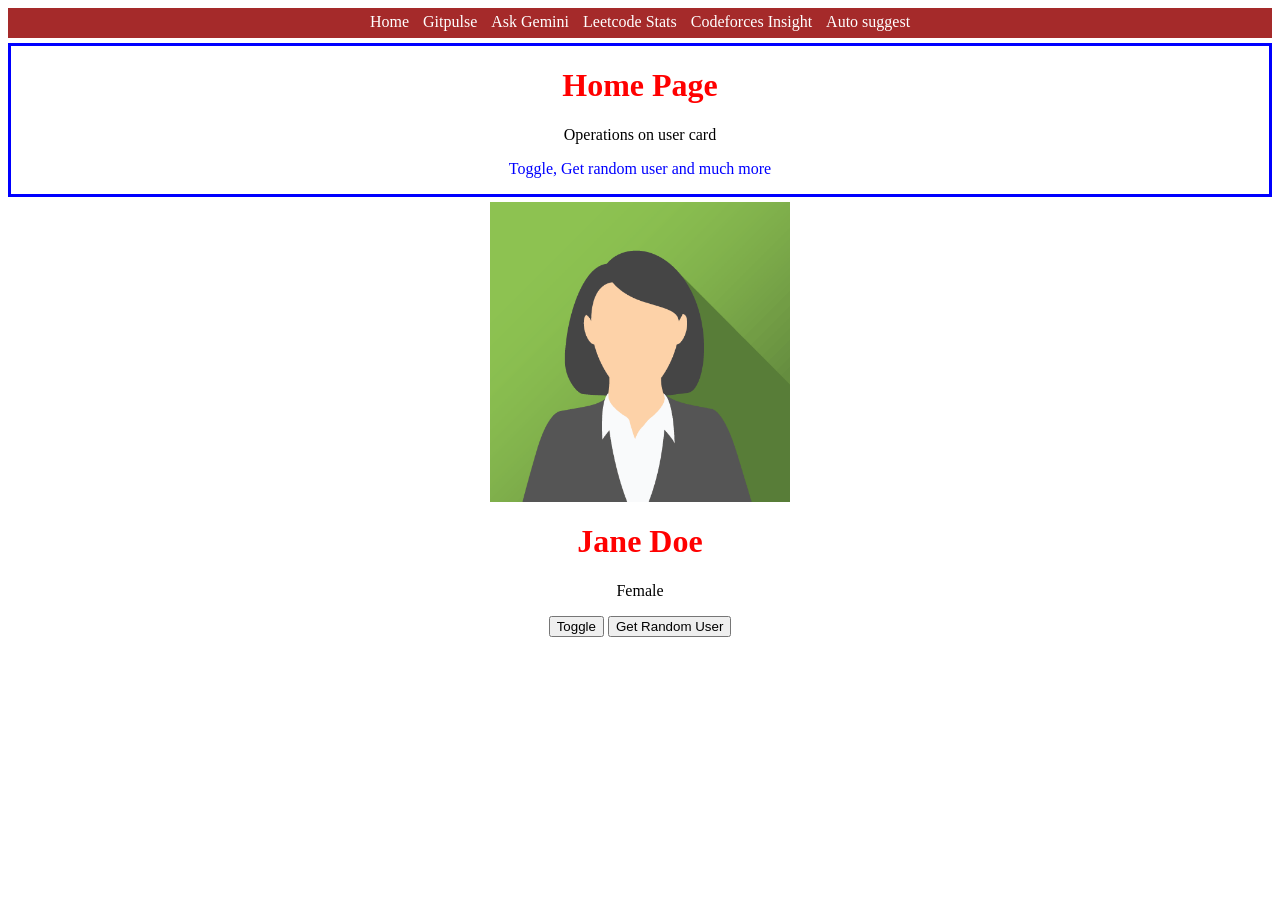
<file: frontend/index.html>
<!DOCTYPE html>
<html lang="en">
<head>
  <meta charset="UTF-8">
  <meta name="viewport" content="width=device-width, initial-scale=1.0">
  <title>Document</title>
  <link rel="stylesheet" href="index.css">
</head>
<body>

  <div id="nav">
    <a href="/"> Home </a>
    <a href="/gitpulse.html" target="_blank"> Gitpulse </a>
    <a href="/askgemini.html"> Ask Gemini </a>
    <a href="/leetcode-stats.html"> Leetcode Stats </a>
    <a href="/codeforces-insights.html"> Codeforces Insight </a>

    <a href="./pages/auto-suggest.html"> Auto suggest </a>
  </div>
  <div id="home-intro">
    <h1> Home Page</h1>
    <p id="p1"> Operations on user card</p>
    <p id="p2"> Toggle, Get random user and much more</p>
  </div>

  <div id="card">
    <div id="card-img">
      <img id="img" src="./images/jane.png" alt="no img found">
    </div>

    <div id="action">
      <h1 id="card-name"> Jane Doe </h1>
      <p id="card-gender"> Female </p>
      <button onclick="toggle()" id="card-toggle"> Toggle </button>
      <button onclick="getRandomUser()" id="card-random"> Get Random User </button>
    </div>
    </div>
  <script src="index.js"></script>
</body>
</html>
</file>
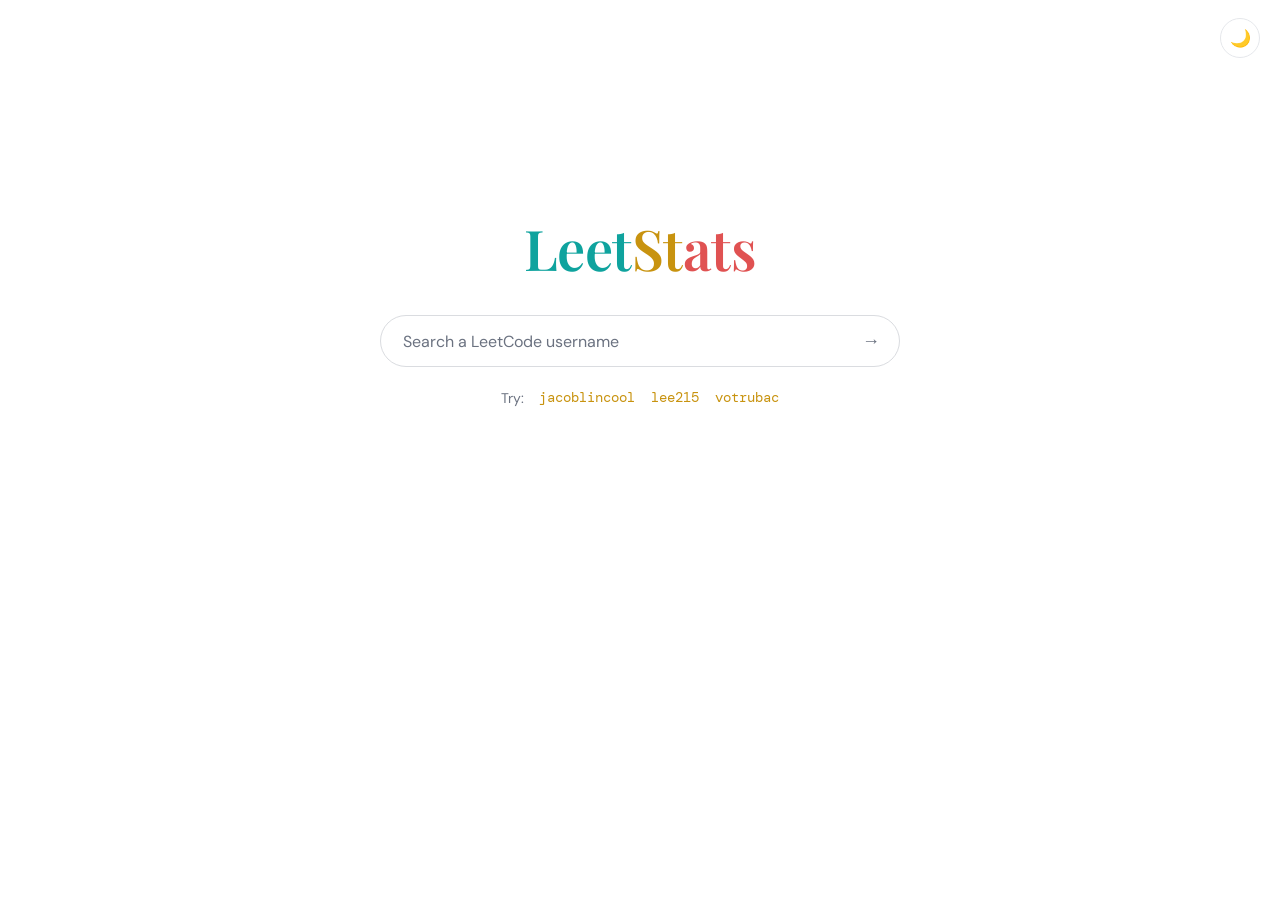
<file: frontend/leetcode-stats.html>
<!DOCTYPE html>
<html lang="en" data-theme="light">
<head>
<meta charset="UTF-8">
<meta name="viewport" content="width=device-width, initial-scale=1.0">
<title>LeetStats</title>
<link rel="preconnect" href="https://fonts.googleapis.com">
<link rel="preconnect" href="https://fonts.gstatic.com" crossorigin>
<link href="https://fonts.googleapis.com/css2?family=Playfair+Display:wght@600&family=DM+Sans:wght@400;500;700&family=DM+Mono:wght@400;500&display=swap" rel="stylesheet">
<style>
  :root, [data-theme="light"] {
    --bg: #ffffff;
    --text: #1f2328;
    --muted: #6b7280;
    --line: #e5e7eb;
    --surface: #ffffff;
    --input-border: #dadce0;
    --input-shadow: rgba(32, 33, 36, 0.12);
    --track: #f0f1f3;
    --easy: #0fa39e;
    --medium: #c8930f;
    --hard: #e05252;
    --accent: #c8930f;
    --card-shadow: 0 1px 3px rgba(32, 33, 36, 0.08), 0 8px 28px rgba(32, 33, 36, 0.06);
  }
  [data-theme="dark"] {
    --bg: #0a0b0d;
    --text: #e9e7e2;
    --muted: #8b8f98;
    --line: rgba(255, 255, 255, 0.09);
    --surface: #121418;
    --input-border: rgba(255, 255, 255, 0.14);
    --input-shadow: rgba(0, 0, 0, 0.5);
    --track: rgba(255, 255, 255, 0.08);
    --easy: #3ddad7;
    --medium: #e3b341;
    --hard: #ff6b6b;
    --accent: #e3b341;
    --card-shadow: 0 20px 50px rgba(0, 0, 0, 0.45);
  }

  * { margin: 0; padding: 0; box-sizing: border-box; }

  html, body { height: 100%; }

  body {
    background: var(--bg);
    color: var(--text);
    font-family: "DM Sans", system-ui, sans-serif;
    display: flex;
    flex-direction: column;
    align-items: center;
    transition: background 0.25s, color 0.25s;
  }

  /* theme toggle, top right */
  .theme-toggle {
    position: fixed;
    top: 18px;
    right: 20px;
    width: 40px;
    height: 40px;
    border-radius: 50%;
    border: 1px solid var(--line);
    background: var(--surface);
    color: var(--text);
    font-size: 17px;
    cursor: pointer;
    display: flex;
    align-items: center;
    justify-content: center;
    transition: background 0.25s, border-color 0.25s, transform 0.15s;
    z-index: 10;
  }
  .theme-toggle:hover { transform: scale(1.06); }
  .theme-toggle:focus-visible { outline: 2px solid var(--accent); outline-offset: 2px; }

  main {
    width: 100%;
    max-width: 640px;
    padding: 0 24px 64px;
    display: flex;
    flex-direction: column;
    align-items: center;
    /* Google-style: sits a bit above vertical center when idle */
    margin-top: clamp(96px, 24vh, 210px);
    transition: margin-top 0.45s cubic-bezier(0.3, 0.8, 0.3, 1);
  }
  body.has-result main { margin-top: 72px; }

  .wordmark {
    font-family: "Playfair Display", serif;
    font-weight: 600;
    font-size: clamp(40px, 8vw, 56px);
    letter-spacing: -0.01em;
    margin-bottom: 30px;
    user-select: none;
  }
  .wordmark .l { color: var(--easy); }
  .wordmark .e { color: var(--medium); }
  .wordmark .t { color: var(--hard); }

  /* search */
  .search {
    width: 100%;
    max-width: 520px;
    display: flex;
    align-items: center;
    gap: 12px;
    background: var(--surface);
    border: 1px solid var(--input-border);
    border-radius: 999px;
    padding: 0 8px 0 22px;
    height: 52px;
    transition: box-shadow 0.2s, border-color 0.2s, background 0.25s;
  }
  .search:focus-within {
    box-shadow: 0 2px 10px var(--input-shadow);
    border-color: transparent;
  }
  [data-theme="dark"] .search:focus-within { border-color: var(--accent); box-shadow: none; }

  .search input {
    flex: 1;
    min-width: 0;
    border: none;
    outline: none;
    background: transparent;
    color: var(--text);
    font-family: "DM Mono", monospace;
    font-size: 16px;
  }
  .search input::placeholder { color: var(--muted); font-family: "DM Sans", sans-serif; }

  .search button {
    border: none;
    background: transparent;
    color: var(--muted);
    font-size: 18px;
    width: 40px;
    height: 40px;
    border-radius: 50%;
    cursor: pointer;
    display: flex;
    align-items: center;
    justify-content: center;
    transition: color 0.15s, background 0.15s;
  }
  .search button:hover { color: var(--accent); background: var(--track); }
  .search button:focus-visible { outline: 2px solid var(--accent); outline-offset: 1px; }
  .search button:disabled { opacity: 0.45; cursor: wait; }

  .try {
    margin-top: 20px;
    font-size: 14px;
    color: var(--muted);
    display: flex;
    gap: 14px;
    align-items: center;
    flex-wrap: wrap;
    justify-content: center;
  }
  .try button {
    background: none;
    border: none;
    padding: 2px 1px;
    color: var(--accent);
    font-family: "DM Mono", monospace;
    font-size: 13.5px;
    cursor: pointer;
    border-bottom: 1px dashed transparent;
    transition: border-color 0.15s;
  }
  .try button:hover { border-bottom-color: var(--accent); }
  .try button:focus-visible { outline: 2px solid var(--accent); outline-offset: 2px; }

  /* states */
  .loader {
    margin-top: 52px;
    width: 34px; height: 34px;
    border: 3px solid var(--track);
    border-top-color: var(--accent);
    border-radius: 50%;
    animation: spin 0.8s linear infinite;
  }
  @keyframes spin { to { transform: rotate(360deg); } }

  .error {
    margin-top: 44px;
    text-align: center;
    color: var(--muted);
    font-size: 14.5px;
    line-height: 1.6;
    max-width: 420px;
  }
  .error b { color: var(--hard); font-weight: 700; display: block; margin-bottom: 4px; }

  /* card */
  .card {
    width: 100%;
    margin-top: 44px;
    background: var(--surface);
    border: 1px solid var(--line);
    border-radius: 18px;
    padding: 30px 34px;
    box-shadow: var(--card-shadow);
    animation: rise 0.45s cubic-bezier(0.2, 0.7, 0.3, 1) both;
    transition: background 0.25s, border-color 0.25s;
  }
  @keyframes rise {
    from { opacity: 0; transform: translateY(14px); }
    to   { opacity: 1; transform: translateY(0); }
  }

  .card-head {
    display: flex;
    justify-content: space-between;
    align-items: baseline;
    gap: 10px;
    flex-wrap: wrap;
    margin-bottom: 26px;
  }
  .card-head a {
    font-family: "Playfair Display", serif;
    font-size: 23px;
    font-weight: 600;
    color: var(--text);
    text-decoration: none;
  }
  .card-head a:hover { color: var(--accent); }
  .card-head .rank {
    font-family: "DM Mono", monospace;
    font-size: 13px;
    color: var(--muted);
  }
  .card-head .rank b { color: var(--accent); font-weight: 500; }

  .card-body {
    display: grid;
    grid-template-columns: 168px 1fr;
    gap: 34px;
    align-items: center;
  }

  .ring-wrap { position: relative; width: 168px; height: 168px; margin: 0 auto; }
  .ring-wrap svg { transform: rotate(-90deg); display: block; }
  .ring-track { fill: none; stroke: var(--track); stroke-width: 9; }
  .ring-fill {
    fill: none;
    stroke: var(--accent);
    stroke-width: 9;
    stroke-linecap: round;
    transition: stroke-dashoffset 1.1s cubic-bezier(0.3, 0.8, 0.3, 1), stroke 0.25s;
  }
  .ring-center {
    position: absolute; inset: 0;
    display: flex; flex-direction: column;
    align-items: center; justify-content: center;
  }
  .ring-center .big {
    font-family: "DM Mono", monospace;
    font-size: 36px;
    line-height: 1;
  }
  .ring-center .small {
    color: var(--muted);
    font-size: 11.5px;
    margin-top: 6px;
    letter-spacing: 0.06em;
    text-transform: uppercase;
  }

  .bars { display: flex; flex-direction: column; gap: 18px; }
  .bar-top {
    display: flex;
    justify-content: space-between;
    align-items: baseline;
    margin-bottom: 7px;
  }
  .bar-top .label {
    font-size: 12.5px;
    font-weight: 700;
    letter-spacing: 0.09em;
    text-transform: uppercase;
  }
  .bar-top .nums {
    font-family: "DM Mono", monospace;
    font-size: 13px;
    color: var(--muted);
  }
  .bar-top .nums b { color: var(--text); font-weight: 500; }
  .bar-track { height: 7px; border-radius: 99px; background: var(--track); overflow: hidden; }
  .bar-fill { height: 100%; width: 0; border-radius: 99px; transition: width 1.1s cubic-bezier(0.3, 0.8, 0.3, 1); }
  .easy   .label { color: var(--easy); }   .easy   .bar-fill { background: var(--easy); }
  .medium .label { color: var(--medium); } .medium .bar-fill { background: var(--medium); }
  .hard   .label { color: var(--hard); }   .hard   .bar-fill { background: var(--hard); }

  .hidden { display: none !important; }

  @media (max-width: 540px) {
    .card { padding: 24px 20px; }
    .card-body { grid-template-columns: 1fr; gap: 26px; }
  }

  @media (prefers-reduced-motion: reduce) {
    * { animation: none !important; transition: none !important; }
  }
</style>
</head>
<body>
  <button class="theme-toggle" id="theme-toggle" aria-label="Switch theme" title="Switch theme">🌙</button>

  <main>
    <h1 class="wordmark"><span class="l">Leet</span><span class="e">St</span><span class="t">ats</span></h1>

    <div class="search">
      <input id="username" type="text" placeholder="Search a LeetCode username" autocomplete="off" spellcheck="false" aria-label="LeetCode username">
      <button id="go" aria-label="Fetch stats" title="Fetch stats">→</button>
    </div>

    <div class="try">
      <span>Try:</span>
      <button data-u="jacoblincool">jacoblincool</button>
      <button data-u="lee215">lee215</button>
      <button data-u="votrubac">votrubac</button>
    </div>

    <div id="loading" class="loader hidden" role="status" aria-label="Loading"></div>

    <div id="error" class="error hidden" role="alert">
      <b>Couldn't fetch that profile</b>
      <span id="error-msg"></span>
    </div>

    <section id="card" class="card hidden" aria-live="polite">
      <div class="card-head">
        <a id="profile-link" href="#" target="_blank" rel="noopener"></a>
        <span class="rank">Rank <b id="ranking">—</b></span>
      </div>
      <div class="card-body">
        <div class="ring-wrap">
          <svg width="168" height="168" viewBox="0 0 168 168" aria-hidden="true">
            <circle class="ring-track" cx="84" cy="84" r="74"></circle>
            <circle class="ring-fill" id="ring" cx="84" cy="84" r="74"></circle>
          </svg>
          <div class="ring-center">
            <div class="big" id="total-solved">0</div>
            <div class="small" id="total-label">solved</div>
          </div>
        </div>
        <div class="bars">
          <div class="bar-row easy">
            <div class="bar-top"><span class="label">Easy</span>
              <span class="nums"><b id="easy-solved">0</b> / <span id="easy-total">0</span></span></div>
            <div class="bar-track"><div class="bar-fill" id="easy-bar"></div></div>
          </div>
          <div class="bar-row medium">
            <div class="bar-top"><span class="label">Medium</span>
              <span class="nums"><b id="medium-solved">0</b> / <span id="medium-total">0</span></span></div>
            <div class="bar-track"><div class="bar-fill" id="medium-bar"></div></div>
          </div>
          <div class="bar-row hard">
            <div class="bar-top"><span class="label">Hard</span>
              <span class="nums"><b id="hard-solved">0</b> / <span id="hard-total">0</span></span></div>
            <div class="bar-track"><div class="bar-fill" id="hard-bar"></div></div>
          </div>
        </div>
      </div>
    </section>
  </main>

<script>
(function () {
  "use strict";

  /* ---------- theme ---------- */
  var root = document.documentElement;
  var toggle = document.getElementById("theme-toggle");
  var prefersDark = window.matchMedia("(prefers-color-scheme: dark)").matches;
  setTheme(prefersDark ? "dark" : "light");

  function setTheme(t) {
    root.setAttribute("data-theme", t);
    toggle.textContent = t === "dark" ? "☀️" : "🌙";
  }
  toggle.addEventListener("click", function () {
    setTheme(root.getAttribute("data-theme") === "dark" ? "light" : "dark");
  });

  /* ---------- elements ---------- */
  var input = document.getElementById("username");
  var goBtn = document.getElementById("go");
  var loadingEl = document.getElementById("loading");
  var errorEl = document.getElementById("error");
  var errorMsg = document.getElementById("error-msg");
  var cardEl = document.getElementById("card");

  var RING_R = 74;
  var RING_C = 2 * Math.PI * RING_R;
  var ring = document.getElementById("ring");
  ring.setAttribute("stroke-dasharray", RING_C);
  ring.setAttribute("stroke-dashoffset", RING_C);

  /* ---------- data sources (tried in order) ---------- */
  var SOURCES = [
    {
      url: function (u) { return "https://leetcode-api-faisalshohag.vercel.app/" + encodeURIComponent(u); },
      parse: function (d) {
        if (!d || d.errors || d.totalSolved === undefined) return null;
        return pick(d);
      }
    },
    {
      url: function (u) { return "https://alfa-leetcode-api.onrender.com/userProfile/" + encodeURIComponent(u); },
      parse: function (d) {
        if (!d || d.errors || d.totalSolved === undefined) return null;
        return pick(d);
      }
    },
    {
      url: function (u) { return "https://leetcode-stats-api.herokuapp.com/" + encodeURIComponent(u); },
      parse: function (d) {
        if (!d || d.status !== "success") return null;
        return pick(d);
      }
    }
  ];

  function pick(d) {
    return {
      totalSolved: d.totalSolved, totalQuestions: d.totalQuestions,
      easySolved: d.easySolved, totalEasy: d.totalEasy,
      mediumSolved: d.mediumSolved, totalMedium: d.totalMedium,
      hardSolved: d.hardSolved, totalHard: d.totalHard,
      ranking: d.ranking
    };
  }

  function fetchWithTimeout(url, ms) {
    var ctrl = new AbortController();
    var t = setTimeout(function () { ctrl.abort(); }, ms);
    return fetch(url, { signal: ctrl.signal })
      .then(function (r) { return r.json(); })
      .finally(function () { clearTimeout(t); });
  }

  function fetchStats(username) {
    var i = 0;
    function tryNext() {
      if (i >= SOURCES.length) return Promise.reject(new Error("all sources failed"));
      var src = SOURCES[i++];
      return fetchWithTimeout(src.url(username), 12000)
        .then(function (json) {
          var parsed = src.parse(json);
          return parsed || tryNext();
        })
        .catch(function () { return tryNext(); });
    }
    return tryNext();
  }

  /* ---------- rendering ---------- */
  function fmt(n) {
    if (n === null || n === undefined || isNaN(n)) return "—";
    return Number(n).toLocaleString("en-US");
  }

  function countUp(el, target, ms) {
    var reduce = window.matchMedia("(prefers-reduced-motion: reduce)").matches;
    if (reduce || !target) { el.textContent = fmt(target || 0); return; }
    var start = performance.now();
    (function step(now) {
      var p = Math.min(((now || performance.now()) - start) / ms, 1);
      var eased = 1 - Math.pow(1 - p, 3);
      el.textContent = fmt(Math.round(target * eased));
      if (p < 1) requestAnimationFrame(step);
    })();
  }

  function setBar(id, solved, total) {
    var pct = total > 0 ? (solved / total) * 100 : 0;
    document.getElementById(id).style.width = Math.max(pct, solved > 0 ? 2 : 0) + "%";
  }

  function render(username, s) {
    var link = document.getElementById("profile-link");
    link.textContent = username;
    link.href = "https://leetcode.com/u/" + encodeURIComponent(username) + "/";

    document.getElementById("ranking").textContent = "#" + fmt(s.ranking);
    document.getElementById("total-label").textContent = "of " + fmt(s.totalQuestions);
    document.getElementById("easy-solved").textContent = fmt(s.easySolved);
    document.getElementById("easy-total").textContent = fmt(s.totalEasy);
    document.getElementById("medium-solved").textContent = fmt(s.mediumSolved);
    document.getElementById("medium-total").textContent = fmt(s.totalMedium);
    document.getElementById("hard-solved").textContent = fmt(s.hardSolved);
    document.getElementById("hard-total").textContent = fmt(s.totalHard);

    document.body.classList.add("has-result");
    cardEl.classList.remove("hidden");

    requestAnimationFrame(function () {
      requestAnimationFrame(function () {
        countUp(document.getElementById("total-solved"), s.totalSolved, 1100);
        var pct = s.totalQuestions > 0 ? s.totalSolved / s.totalQuestions : 0;
        ring.setAttribute("stroke-dashoffset", RING_C * (1 - pct));
        setBar("easy-bar", s.easySolved, s.totalEasy);
        setBar("medium-bar", s.mediumSolved, s.totalMedium);
        setBar("hard-bar", s.hardSolved, s.totalHard);
      });
    });
  }

  function resetCard() {
    ring.setAttribute("stroke-dashoffset", RING_C);
    ["easy-bar", "medium-bar", "hard-bar"].forEach(function (id) {
      document.getElementById(id).style.width = "0";
    });
    document.getElementById("total-solved").textContent = "0";
  }

  /* ---------- flow ---------- */
  var busy = false;

  function lookup(username) {
    username = (username || "").trim();
    if (!username || busy) return;
    busy = true;

    input.value = username;
    goBtn.disabled = true;
    errorEl.classList.add("hidden");
    cardEl.classList.add("hidden");
    resetCard();
    loadingEl.classList.remove("hidden");

    fetchStats(username)
      .then(function (stats) {
        loadingEl.classList.add("hidden");
        render(username, stats);
      })
      .catch(function () {
        loadingEl.classList.add("hidden");
        errorMsg.textContent = 'No stats found for "' + username +
          '". Check the spelling, or the public stats APIs may be briefly busy — try again in a moment.';
        errorEl.classList.remove("hidden");
      })
      .finally(function () {
        goBtn.disabled = false;
        busy = false;
      });
  }

  goBtn.addEventListener("click", function () { lookup(input.value); });
  input.addEventListener("keydown", function (e) { if (e.key === "Enter") lookup(input.value); });
  document.querySelectorAll(".try button").forEach(function (b) {
    b.addEventListener("click", function () { lookup(b.dataset.u); });
  });
})();
</script>
</body>
</html>
</file>
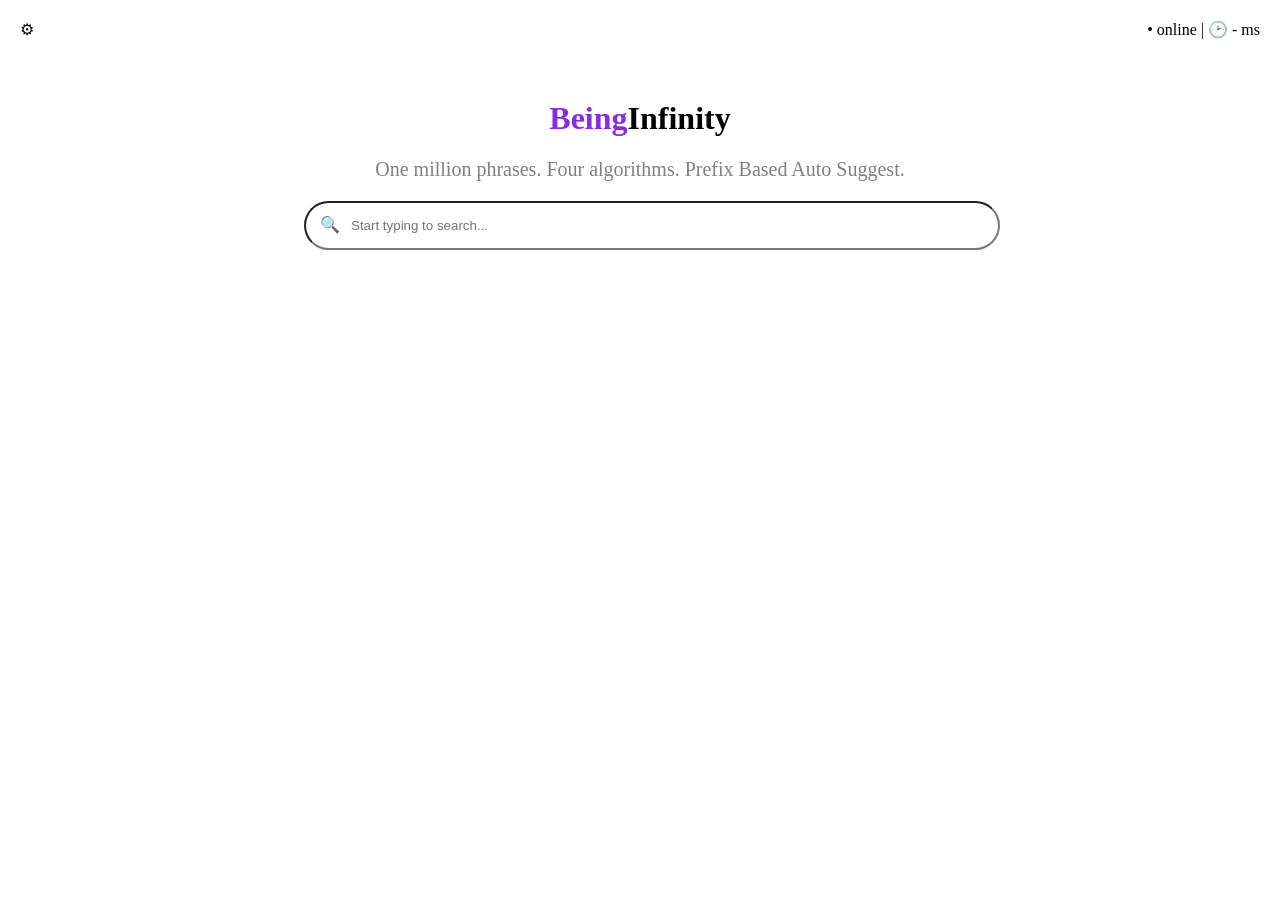
<file: frontend/pages/auto-suggest.html>
<!DOCTYPE html>
<html lang="en">
<head>
    <meta charset="UTF-8">
    <meta name="viewport" content="width=device-width, initial-scale=1.0">
    <title>Document</title>
    <style>
        .left{
            position: fixed;
            left:20px;
            top:20px;
        }

        .right{
            position: fixed;
            right:20px;
            top:20px;
        }

        .main{
            text-align: center;
            margin-top: 100px;
        }

        .first-color{
            color:blueviolet;
        }

        p{
            color:gray;
            font-size: 20px;
        }

        .lens{
            position:relative;
            left:40px
        }
        .search{
            padding: 15px 15px 15px 45px; 
            border-radius: 30px;
            width:50%
        }

        #suggestion-box{
            width: 50%;
            margin-left: 23.9%;
            border-radius: 30px;
            padding: 15px 15px 15px 45px;
            /* border: 1px solid #ccc; */
        }

        #suggestion-items{
            border: 1px solid black;
            width: 700px;
            border-radius: 10px;
            padding: 10px;
        }
    </style>


</head>

<body>
    <div>
    <span class="left">&#9881 </span>
    <span class="right">&#8226 online | &#128337; - ms</span>
    </div>

    <div class="main">

    <h1><span class="first-color">Being</span><span class="last-color" >Infinity</span></h1>
    <p>One million phrases. Four algorithms. Prefix Based Auto Suggest.</p> 

    <span>
        <span class="lens">&#128269;</span>
        <input type="text" class="search" id="search"   placeholder="Start typing to search...">
    </span>

    <div id="suggestion-box">
        <!-- suggestion box -->
    </div>

    </div>


    <script>
        var searchbox=document.getElementById("search");
        var suggestionbox=document.getElementById("suggestion-box");
        search.addEventListener("input",function(){
           // 1. get user input
           // 2. Make API call to get suggestions
           // 3. Display data in html
           
           var userInput=searchbox.value;
           if(userInput.trim()===""){
              
           }
           else{
               var url1= "https://autosuggest-backend.onrender.com/api/autosuggest?q=";
               var url3= "&algorithm=brute&limit=10&weighted=false";
               var url=url1 + userInput + url3;

               fetch(url)
               .then(function(response){
                return response.json();
               })

               .then(function(data){
                console.log(data);
                var resultArray=data.results;
                var htmlResults="";
                for(var i=0;i<resultArray.length;i++)
                {
                    htmlResults+="<div id='suggestion-items'>"+resultArray[i].text+"</div>"
                }

                suggestionbox.innerHTML=htmlResults;
               })
           }
        });
    </script>
</body>
</html>
</file>
<file: frontend/index.css>
h1 {
  color: red;
}

/* property : value */


#home-intro{
  text-align: center;
  border: 3px solid blue;

}

#home-intro:hover{
  background-color: burlywood;
}

#p2{
  color: blue;
}

#nav{
  text-align: center;
  background-color: brown;
  height: 25px;
  padding-top: 5px;
  margin-bottom: 5px;
}

#nav a{
  margin: 0px 5px;
  text-decoration: none;
  color: white;
}

#card{
  align-items: center;
  margin-top: 5px;
}

#card-img{
  width: 300px;
  height: 300px;
  align-items: center;
  margin: 0px auto;
}

#img{
  width: 300px;
  height: 300px;
}

#action{
  text-align: center;
}
</file>
